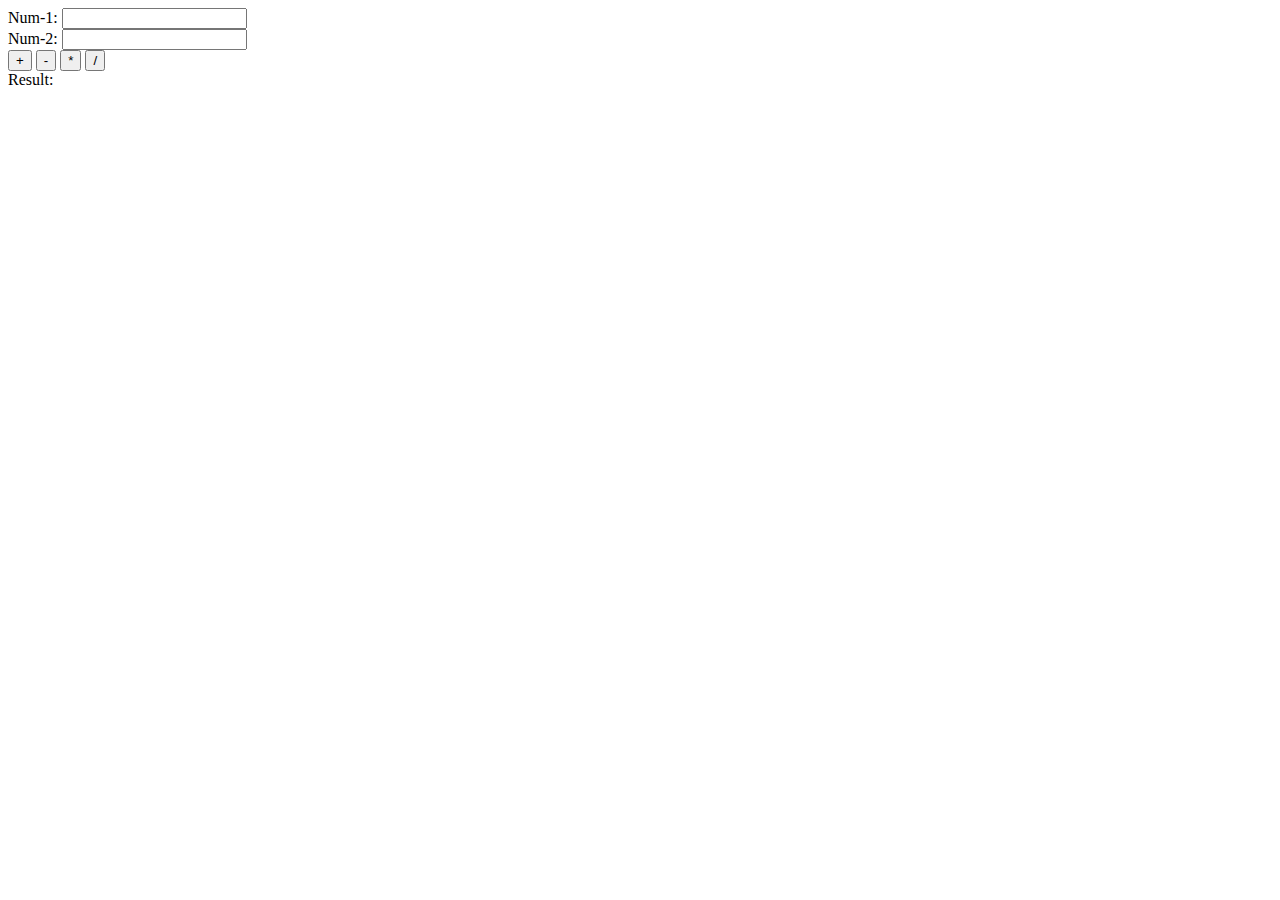
<file: calculator/index.html>
<!DOCTYPE html>
<html lang="en">
<head>
    <meta charset="UTF-8">
    <meta name="viewport" content="width=device-width, initial-scale=1.0">
    <title>Document</title>
</head>
<body>
    Num-1: <input type="text" id="txt1"><br>
    Num-2: <input type="text" id="txt2"><br>
    <button onclick="calculate('+')">+</button>
    <button onclick="calculate('-')">-</button>
    <button onclick="calculate('*')">*</button>
    <button onclick="calculate('/')">/</button><br>
    Result: <label id="result"></label>

    
</body>
<script>
    function calculate(op){
        let num1 = Number(document.getElementById('txt1').value);
        let num2 = Number(document.getElementById('txt2').value);
        let result;
        if(op == '+'){
            result = num1 + num2;
        }
        else if(op == '-'){
            result = num1 - num2;
        }
        else if(op == '*'){
            result = num1 * num2;
        }
        else if(op == '/'){
            result = num1 / num2;
        }
        document.getElementById('result').innerText = result;

    }

</script>
</html>
</file>
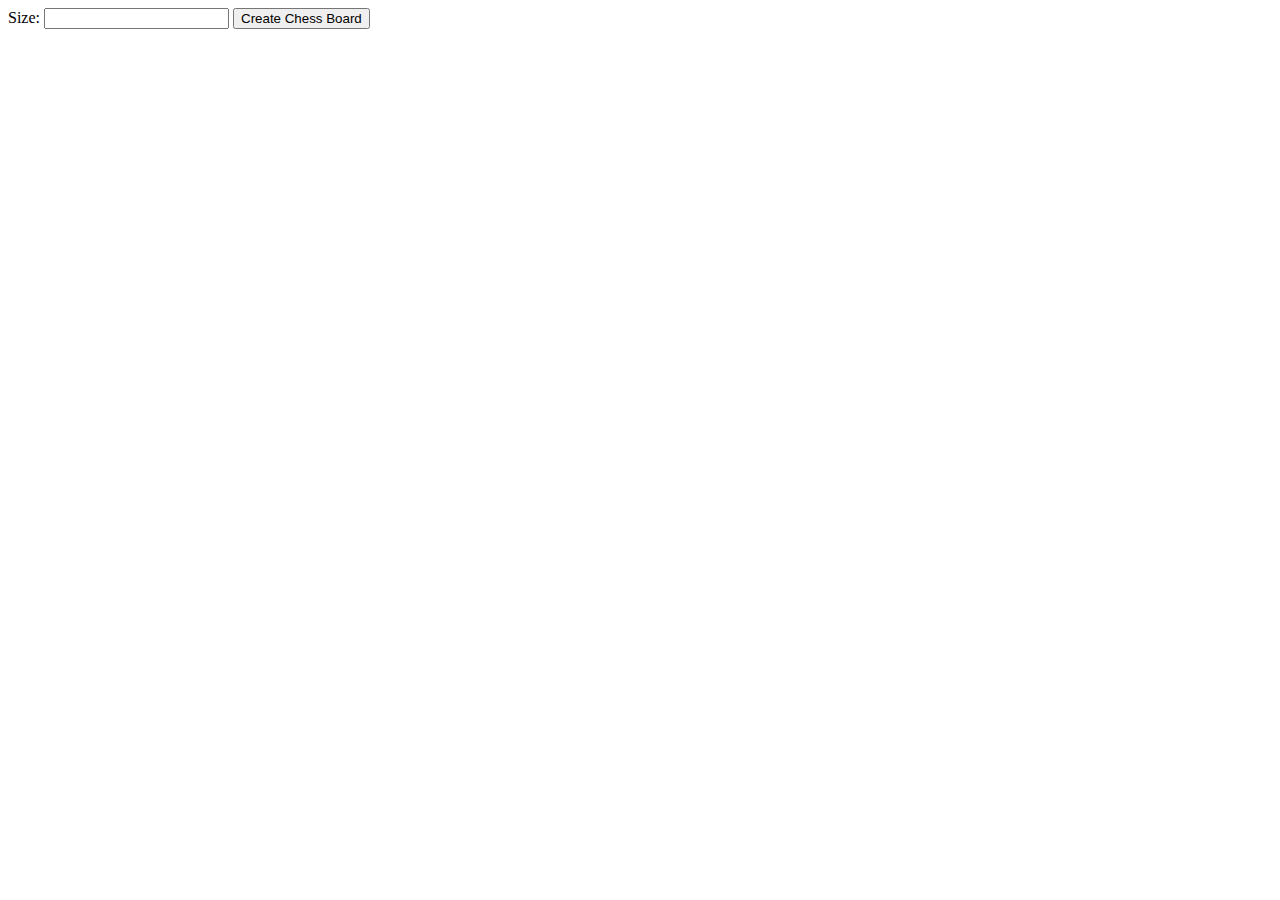
<file: chess_board/index.html>
<!DOCTYPE html>
<html lang="en">
<head>
    <meta charset="UTF-8">
    <meta name="viewport" content="width=device-width, initial-scale=1.0">
    <title>Document</title>
</head>
<body>
    <form action="process.php" method="post">
        Size: <input type="text" name="size">
        <button>Create Chess Board</button>
    </form>
</body>
</html>
</file>
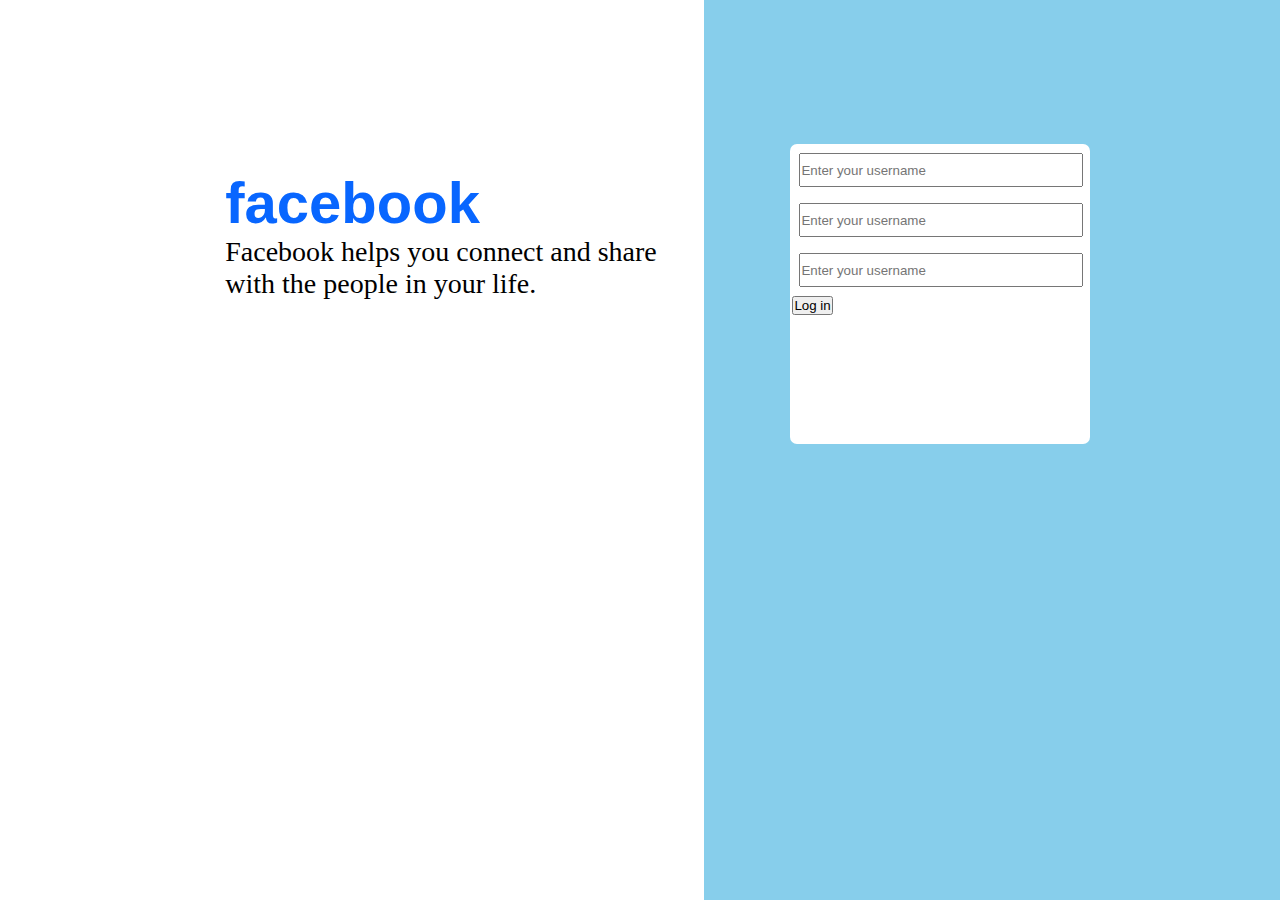
<file: facebook/index.html>
<!DOCTYPE html>
<html lang="en">
<head>
    <meta charset="UTF-8">
    <meta name="viewport" content="width=device-width, initial-scale=1.0">
    <title>Document</title>
    <link rel="stylesheet" href="style.css">
</head>
<body>
    <div id="left">
        <div id="all_text">
        <p id="main">facebook</p>
        <p id="sub_text">Facebook helps you connect and share with the people in your life.
</p>
</div>
    </div>

    <div id="right">
        <div id="text_box">
            <table>
                <tr>
                    <td> <input type="text" placeholder="Enter your username" class="text12"></td>
                </tr>
                <tr>
                    <td> <input type="text" placeholder="Enter your username" class="text12"></td>
                </tr>
                <tr>
                    <td> <input type="text" placeholder="Enter your username" class="text12"></td>
                </tr>
                <tr>
                    <td> <input type="submit" id="btn1" value="Log in"></td>
                </tr>
            </table>

        </div>
    </div>
</body>
</html>
</file>
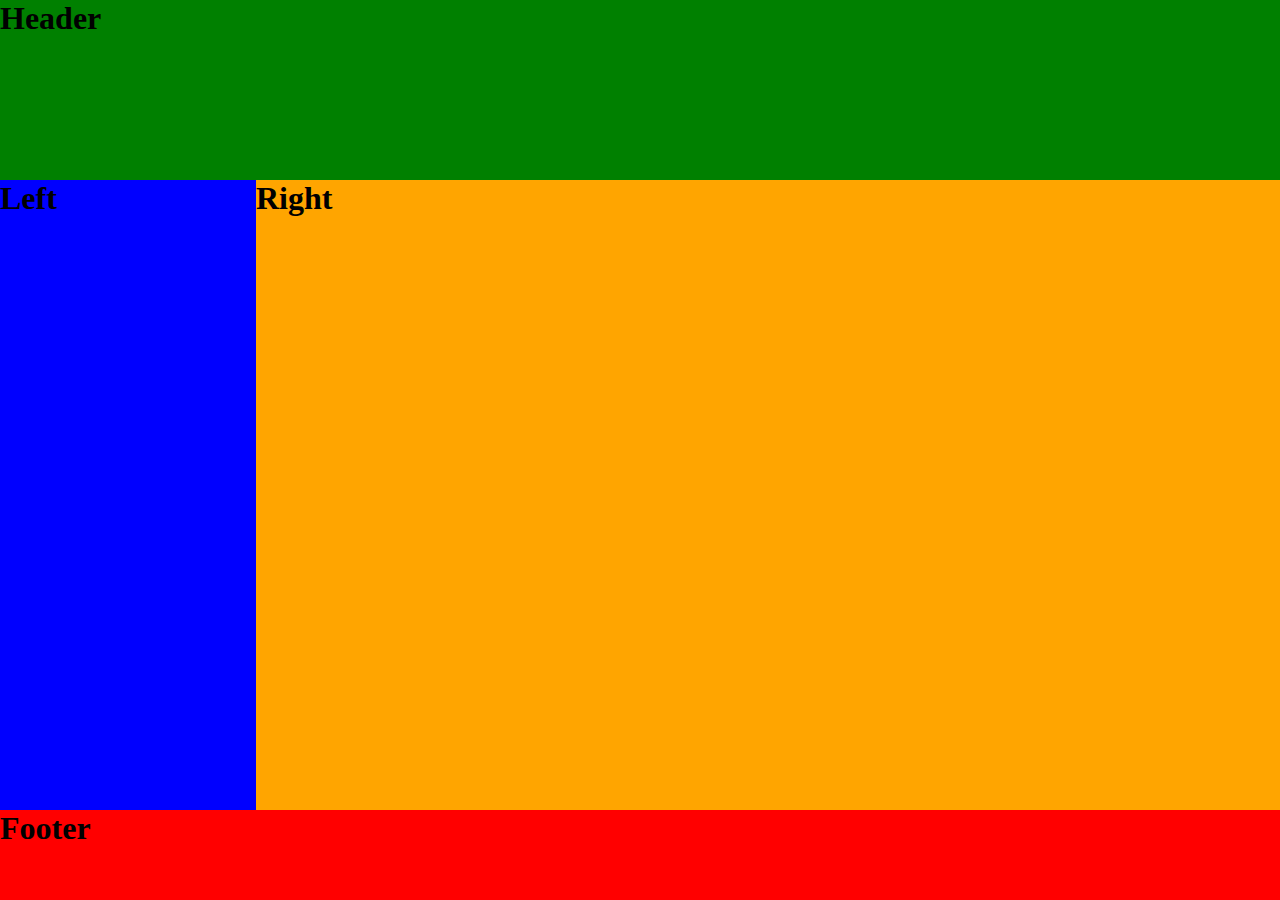
<file: flex-grid/index.html>
<!DOCTYPE html>
<html lang="en">
<head>
    <meta charset="UTF-8">
    <meta name="viewport" content="width=device-width, initial-scale=1.0">
    <title>Document</title>
    <link rel="stylesheet" href="style.css">
</head>
<body> 
    <div id="parent_all">
        <div id="header">
            <h1>Header</h1>
        </div>
        <div id="parent_left_right">
            <div id="left">
                <h1>Left</h1>
            </div>
            <div id="right">
                <h1>Right</h1>
            </div>
        </div>
        <div id="footer">
            <h1>Footer</h1>
        </div>
    </div>
</body>
</html>
</file>
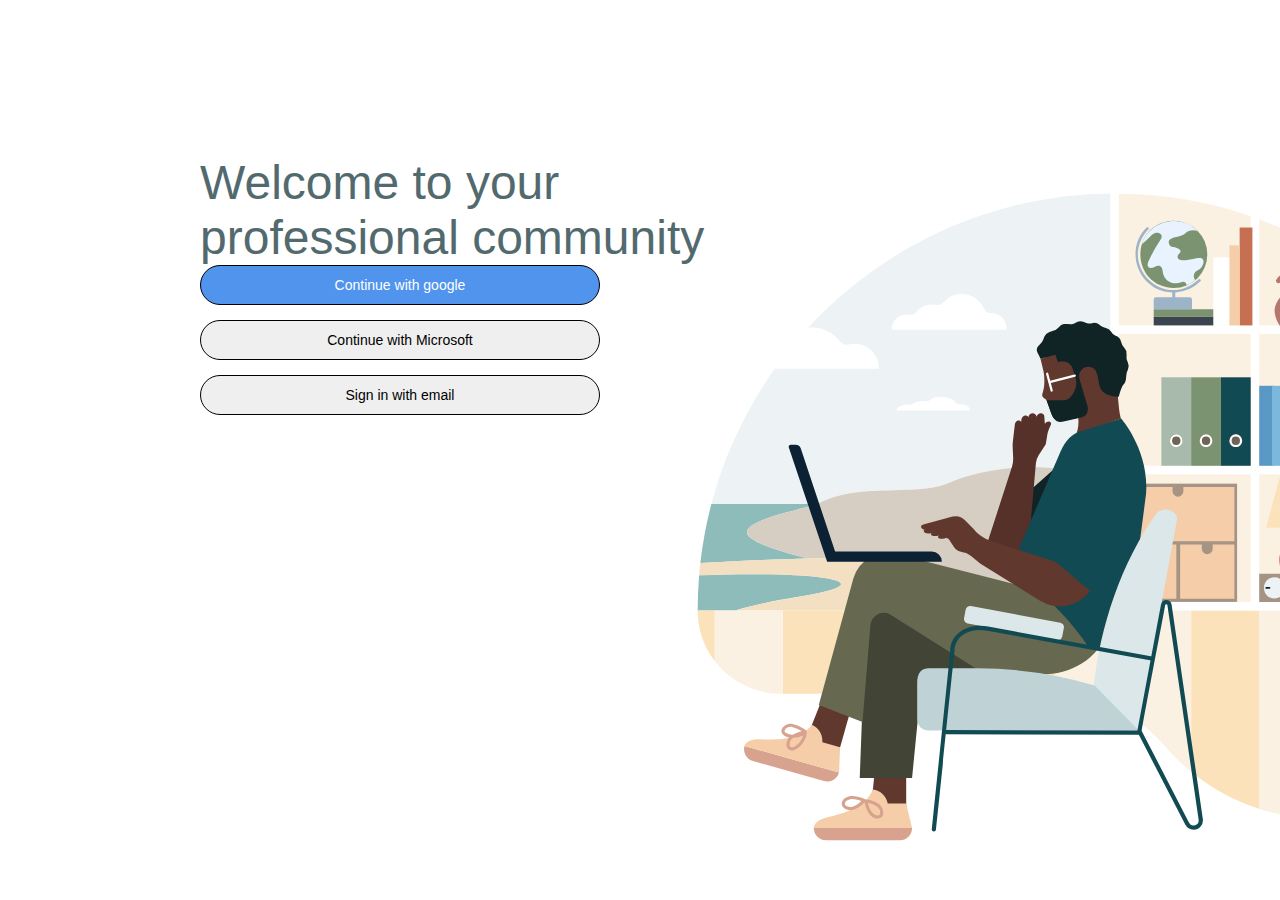
<file: linkedin/index.html>
<!DOCTYPE html>
<html lang="en">
<head>
    <meta charset="UTF-8">
    <meta name="viewport" content="width=device-width, initial-scale=1.0">
    <title>Document</title>
    <link rel="stylesheet" href="style.css">
</head>
<body>
    <div id="navbar">

    </div>
    <div id="parent">
        <div id="left">
            <div id="left_inside">
                <p id="boro_text">Welcome to your professional community</p>
                <button id="btn1">Continue with google</button>
                <button id="btn2">Continue with Microsoft</button>
                <button id="btn3">Sign in with email</button>
            </div>
        </div>
        <div id="right">
            
        </div>
    </div>
    
</body>
</html>
</file>
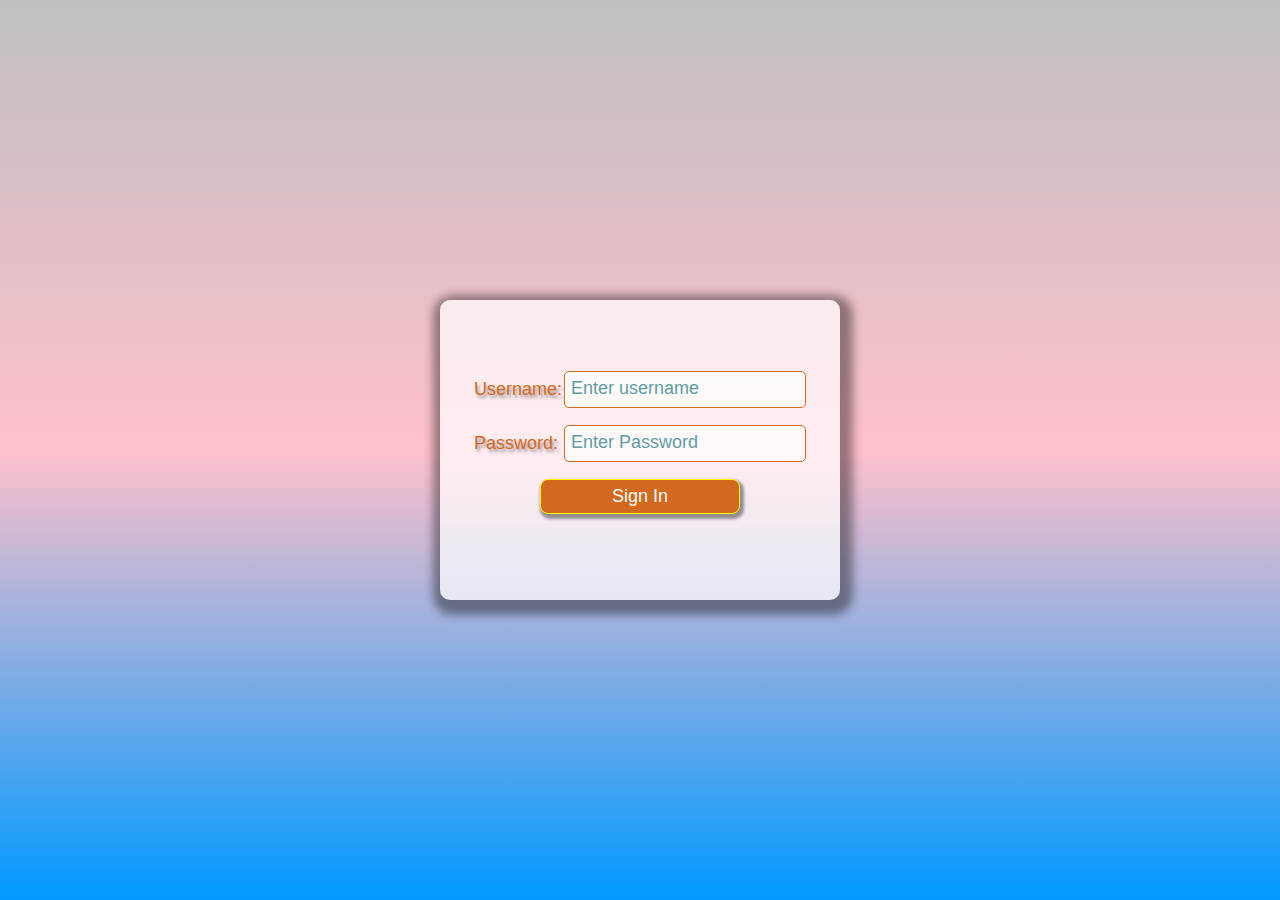
<file: login/index.html>
<!DOCTYPE html>
<html lang="en">
<head>
    <meta charset="UTF-8">
    <meta name="viewport" content="width=device-width, initial-scale=1.0">
    <title>Document</title>
    <link rel="stylesheet" href="style.css">
</head>
<body> 
    <div id="parent_div">
        <div id="div1">
            <table>
                <tr><td><label class="lbl1">Username:</label></td><td><input type="text" class="txt1" placeholder="Enter username"></td></tr>
                <tr><td><label class="lbl1">Password:</label></td><td><input type="password" class="txt1" placeholder="Enter Password"></td></tr>
                <tr><td colspan="2" style="text-align: center;"><button id="btn1">Sign In</button></td></tr>
            </table>
        </div>
    </div>
</body>
</html>
</file>
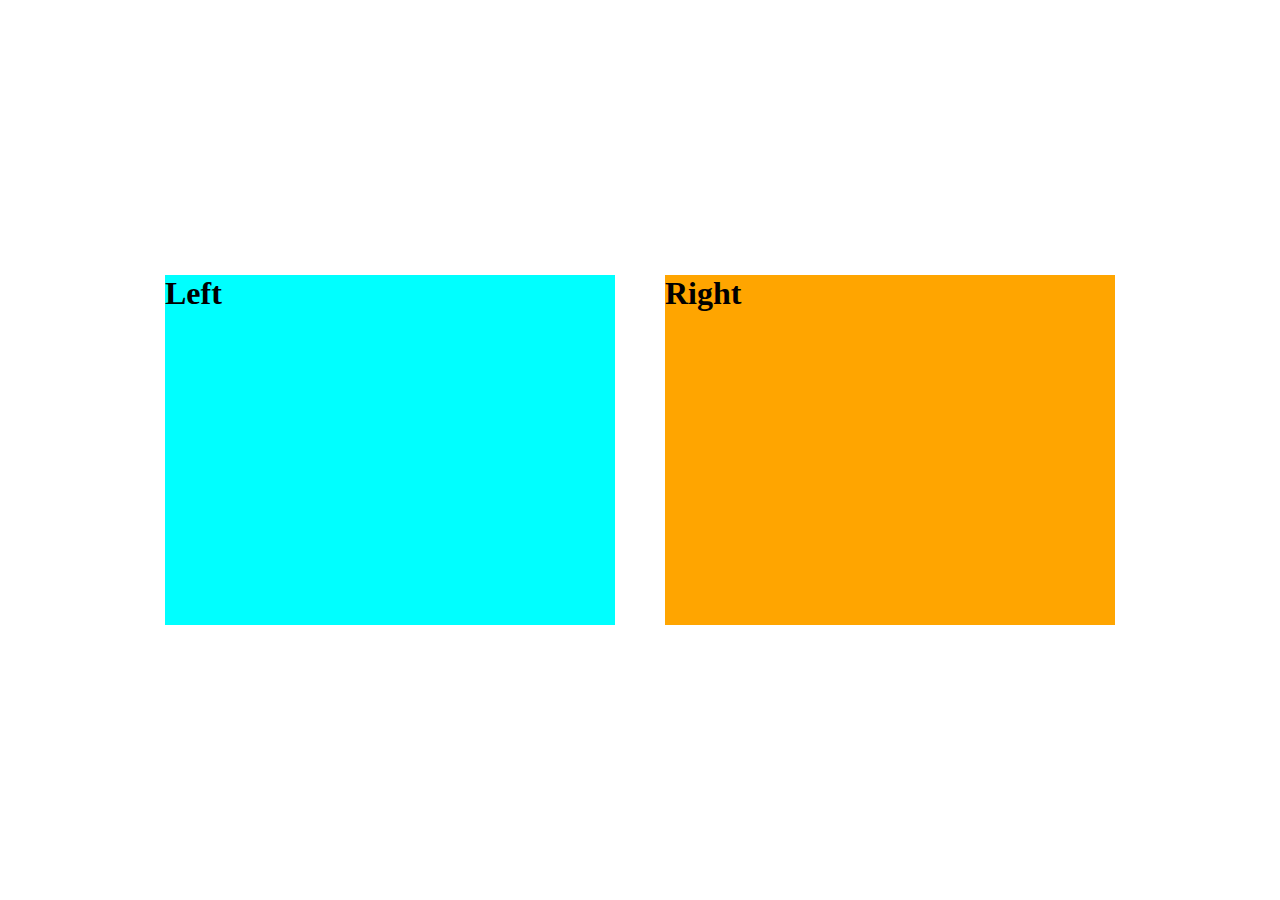
<file: multi-div/index.html>
<!DOCTYPE html>
<html lang="en">
<head>
    <meta charset="UTF-8">
    <meta name="viewport" content="width=device-width, initial-scale=1.0">
    <title>Document</title>
    <link rel="stylesheet" href="style.css">
</head>
<body> 
    <div id="parent">
        <div id="left">
            <h1>Left</h1>
        </div>
        <div id="right">
            <h1>Right</h1>
        </div>
    </div>
</body>
</html>
</file>
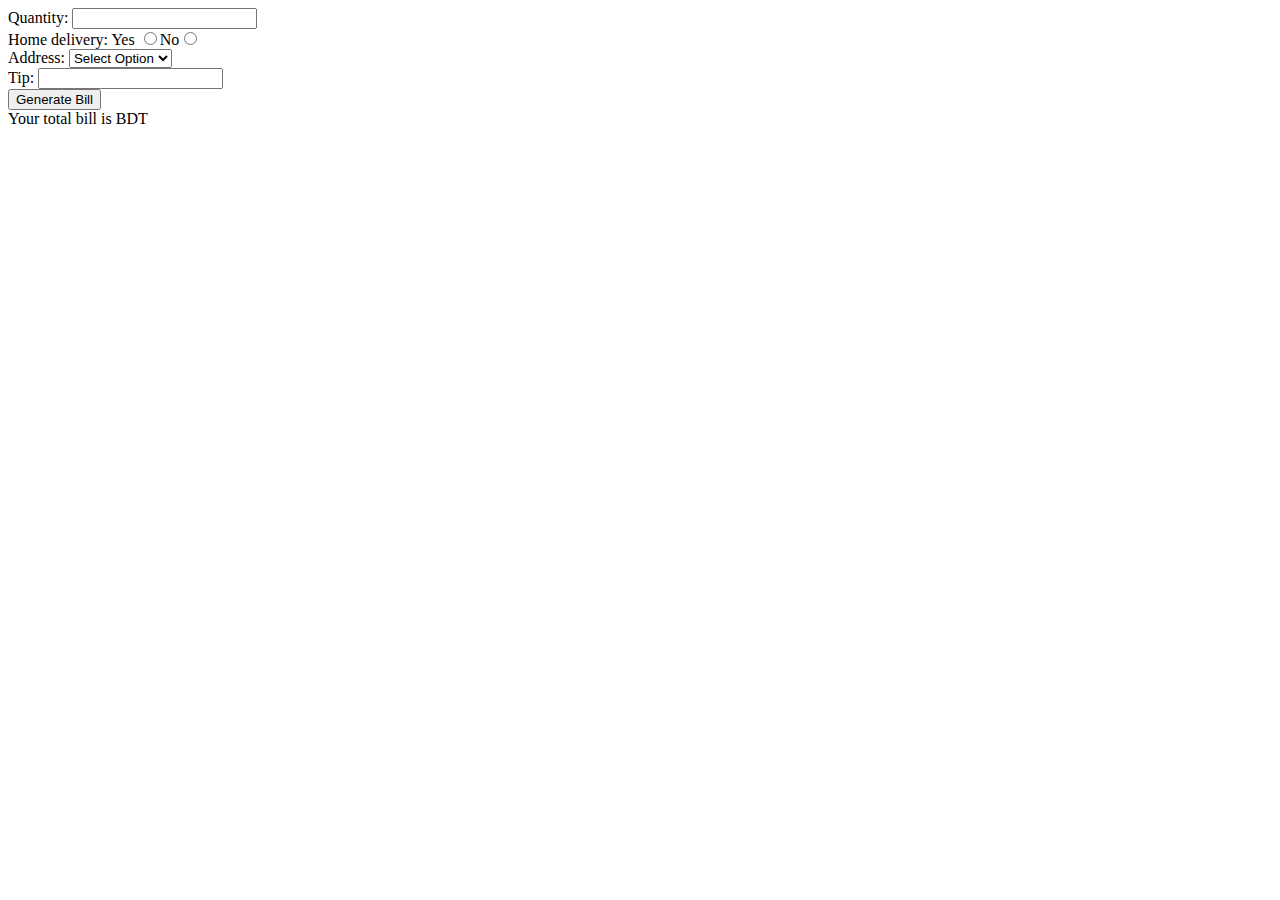
<file: online-shopping/index.html>
<!DOCTYPE html>
<html lang="en">
<head>
    <meta charset="UTF-8">
    <meta name="viewport" content="width=device-width, initial-scale=1.0">
    <title>Document</title>
</head>
<body>
    Quantity: <input type="number" id="quantity"><br>
    Home delivery: Yes <input type="radio" name="r" value="true" id="hm">No<input type="radio" name="r" value="false" ><br>
    Address: <select id="address">
        <option selected disabled hidden>Select Option</option>
        <option value="dhaka">Dhaka</option>
        <option value="chittagong">Chittagong</option>
    </select><br>
    Tip: <input type="number" id="tip"><br>
    <button onclick="calculateBill()">Generate Bill</button><br>
    Your total bill is <label id="bill"></label> BDT
    
</body>
<script>
    function calculateBill(){
        let quantity = Number(document.getElementById('quantity').value);
        let hm = document.getElementById('hm').checked;
        let address = document.getElementById('address').value;
        let tip = Number(document.getElementById('tip').value);
        let base = quantity * 12.5;
        if(quantity>=1 && quantity <= 9){
            base = base * 0.9;
        }
        else if(quantity>=10 && quantity <= 19){
            base = base * 0.85;
        }
        else if(quantity>=20){
            base = base * 0.8;
        }
        if(hm){
            base = base + 40;
        }
        if(address == "dhaka"){
            base = base * 1.2;  
        }
        else{
            base = base * 1.15;
        }
        if(tip>=1){
            base = base + tip;
        }
        document.getElementById('bill').innerText = base;
    }
</script>
</html>
</file>
<file: facebook/style.css>
*{
    margin: 0;
    padding: 0;
}
#left{
    width: 55%;
    height: 100vh;
    float: left;
}
#right{
    margin: 0 0 0 0;
    width: 45%;
    height: 100vh;
    float: right;
    background: skyblue;
}
#main{
    font-size: 58px;
    font-weight: bold;
    color: #0866FF;
    font-family: Arial, Helvetica, sans-serif;
}
#sub_text{
    font-size: 28px;
}
#all_text{
    margin: 24% 0 0 32%;
}
#text_box{
    width: 300px;
    height: 300px;
    background: white;
    border-radius: 7px;
    box-shadow: 2px 2px 2px (0,0,0,0.3);
    margin: 25% 0 0 15%;
}

.text12{
    width: 280px;
    height: 30px;
    margin: 7px;

}
</file>
<file: flex-grid/style.css>
*{
    margin: 0;
    padding: 0;
}
#header{
    width: 100vw;
    height: 20vh;
    background-color: green;
}
#left{
    width: 20vw;
    height: 70vh;
    background-color: blue;
}
#right{
    width: 80vw;
    height: 70vh;
    background-color: orange;
}
#footer{
    width: 100vw;
    height: 10vh;
    background-color: red;
}
#parent_left_right{
    display: flex;
}
#parent_all{
    display: grid;
}
</file>
<file: linkedin/style.css>
*{
    margin: 0;
    padding: 0;
}
#navbar{
    width: 100vw;
    height: 15vh;
}
#left{
    width: 50vw;
    height: 85vh;
}
#right{
    width: 50vw;
    height: 85vh;
    background-image: url(dxf91zhqd2z6b0bwg85ktm5s4.svg);
    background-position: 50px 50px;
    background-repeat: no-repeat;
}
#parent{
    display:flex;
}
#boro_text{
    color:#526A6E;
    font-size: 48px;
    font-family: Arial, Helvetica, sans-serif;
}
#left_inside{
    width: 550px;
    height: 450px;
    margin: 20px 0 0 200px;
}
#btn1,#btn2,#btn3{
width: 400px;
height:40px;
border-radius: 25px;
margin-bottom: 15px;
font-size:14px;
font-family: Arial, Helvetica, sans-serif;
border: 1px solid black;
}
#btn1{
    background-color: #5094ED;
    color:white;

}
</file>
<file: login/style.css>
#btn1{
    background-color: chocolate;
    border: 1px solid yellow;
    width: 200px;
    height: 35px;
    font-size: 18px;
    color: white;
    border-radius: 8px;
    box-shadow: 2px 3px 3px 2px rgba(0,0,0,0.4);
}
.lbl1{
    color: chocolate;
    text-shadow: 2px 3px 3px rgba(0,0,0,0.4);
    font-size: 18px;
    font-family: Arial, Helvetica, sans-serif;
}
.txt1{
    border-radius: 5px;
    border: 1px solid chocolate;
    width: 240px;
    height: 35px;
    background-color: rgba(255,255,255,0.7);

}
::placeholder{
    font-size: 18px;
    color:cadetblue;
    padding-left: 6px;
}
*{
    margin: 0;
    padding: 0;
}

#div1{
    width: 400px;
    height: 300px; 
    background-color: rgba(255,255,255,0.7);
    border-radius: 10px; 
    box-shadow: 3px 5px 10px 10px rgba(0,0,0,0.4);
    display: flex;
    justify-content: center;
    align-items: center;
}
body{
    background-image: linear-gradient(silver, pink, #0099FF);
}

#parent_div{
    display: flex;
    justify-content: center; /* horizontally center */
    align-items: center; /* vertically center */
    height: 100vh;
}
td{
    padding-bottom: 15px;
}
</file>
<file: multi-div/style.css>
*{
    margin: 0;
    padding: 0;
}
#left{
    width: 450px;
    height: 350px;
    background-color: aqua;
}
#right{
    width: 450px;
    height: 350px;
    background-color: orange;
    margin-left: 50px;
}
#parent{
    display: flex;
    justify-content: center;
    align-items: center;
    height: 100vh;
}
</file>
